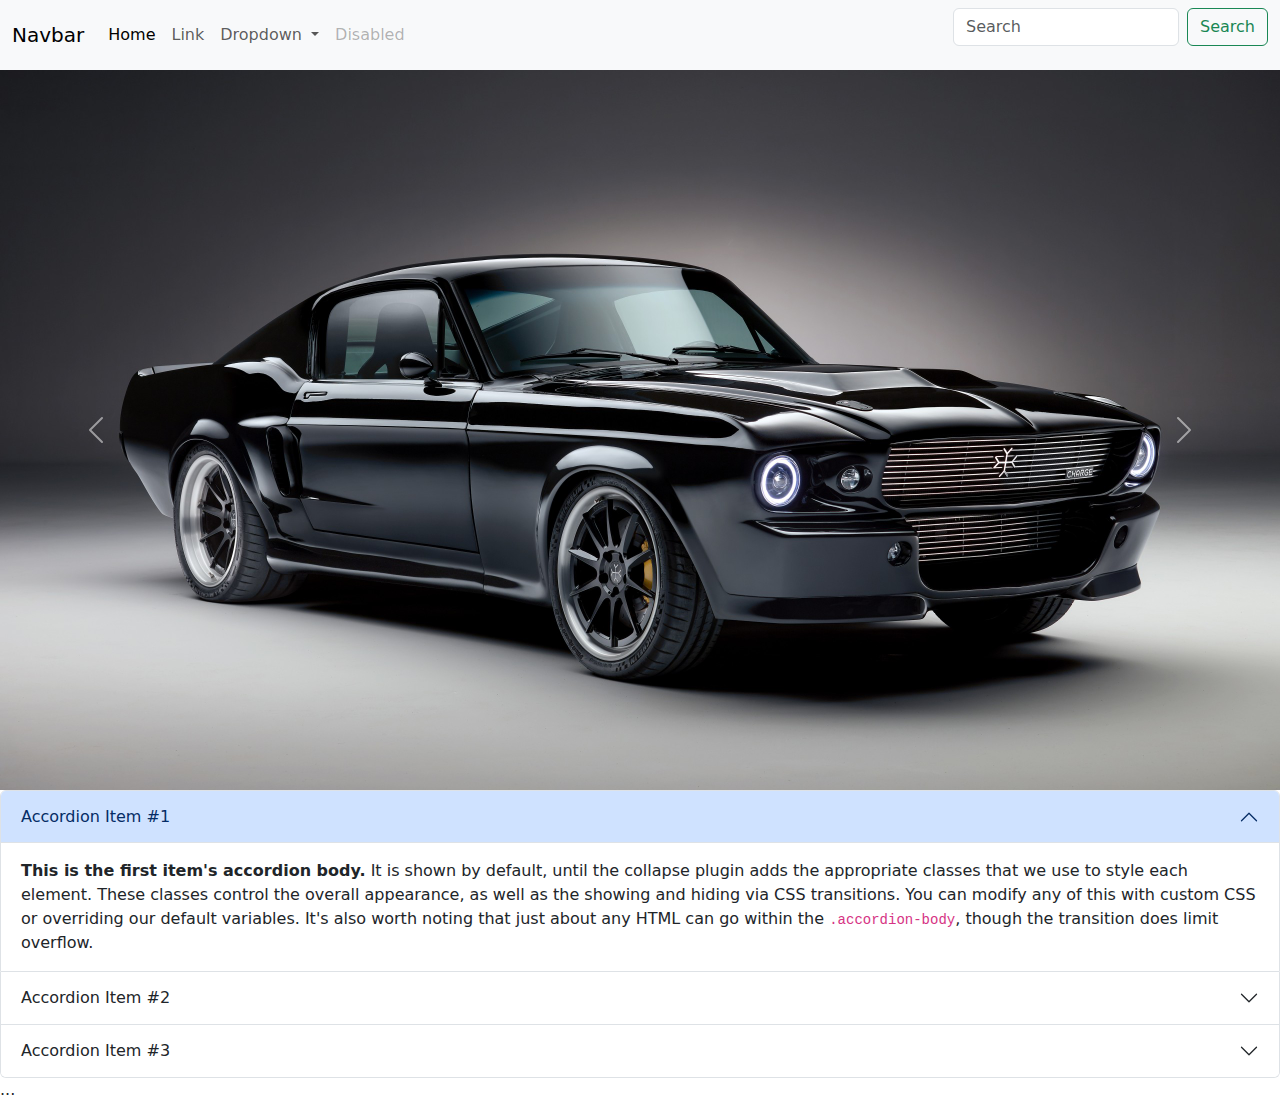
<file: index.html>
<html>
<head>
<link href="css/bootstrap.css" rel="stylesheet" type="text/css"/>
<script src="js/bootstrap.bundle.js" rel="stylesheet" type="text/javascript"/>
</script>
</head>
<body>
<nav class="navbar navbar-expand-lg bg-body-tertiary">
  <div class="container-fluid">
    <a class="navbar-brand" href="#">Navbar</a>
    <button class="navbar-toggler" type="button" data-bs-toggle="collapse" data-bs-target="#navbarSupportedContent" aria-controls="navbarSupportedContent" aria-expanded="false" aria-label="Toggle navigation">
      <span class="navbar-toggler-icon"></span>
    </button>
    <div class="collapse navbar-collapse" id="navbarSupportedContent">
      <ul class="navbar-nav me-auto mb-2 mb-lg-0">
        <li class="nav-item">
          <a class="nav-link active" aria-current="page" href="#">Home</a>
        </li>
        <li class="nav-item">
          <a class="nav-link" href="#">Link</a>
        </li>
        <li class="nav-item dropdown">
          <a class="nav-link dropdown-toggle" href="#" role="button" data-bs-toggle="dropdown" aria-expanded="false">
            Dropdown
          </a>
          <ul class="dropdown-menu">
            <li><a class="dropdown-item" href="#">Action</a></li>
            <li><a class="dropdown-item" href="#">Another action</a></li>
            <li><hr class="dropdown-divider"></li>
            <li><a class="dropdown-item" href="#">Something else here</a></li>
          </ul>
        </li>
        <li class="nav-item">
          <a class="nav-link disabled" aria-disabled="true">Disabled</a>
        </li>
      </ul>
      <form class="d-flex" role="search">
        <input class="form-control me-2" type="search" placeholder="Search" aria-label="Search">
        <button class="btn btn-outline-success" type="submit">Search</button>
      </form>
    </div>
  </div>
</nav>
<div id="carouselExample" class="carousel slide">
  <div class="carousel-inner">
    <div class="carousel-item active">
      <img src="images/car1.jpg" class="d-block w-100" alt="...">
    </div>
    <div class="carousel-item">
      <img src="images/car2.jpg" class="d-block w-100" alt="...">
    </div>
    <div class="carousel-item">
      <img src="images/car3.jpg" class="d-block w-100" alt="...">
    </div>
  </div>
  <button class="carousel-control-prev" type="button" data-bs-target="#carouselExample" data-bs-slide="prev">
    <span class="carousel-control-prev-icon" aria-hidden="true"></span>
    <span class="visually-hidden">Previous</span>
  </button>
  <button class="carousel-control-next" type="button" data-bs-target="#carouselExample" data-bs-slide="next">
    <span class="carousel-control-next-icon" aria-hidden="true"></span>
    <span class="visually-hidden">Next</span>
  </button>
</div>
<div class="accordion" id="accordionExample">
  <div class="accordion-item">
    <h2 class="accordion-header">
      <button class="accordion-button" type="button" data-bs-toggle="collapse" data-bs-target="#collapseOne" aria-expanded="true" aria-controls="collapseOne">
        Accordion Item #1
      </button>
    </h2>
    <div id="collapseOne" class="accordion-collapse collapse show" data-bs-parent="#accordionExample">
      <div class="accordion-body">
        <strong>This is the first item's accordion body.</strong> It is shown by default, until the collapse plugin adds the appropriate classes that we use to style each element. These classes control the overall appearance, as well as the showing and hiding via CSS transitions. You can modify any of this with custom CSS or overriding our default variables. It's also worth noting that just about any HTML can go within the <code>.accordion-body</code>, though the transition does limit overflow.
      </div>
    </div>
  </div>
  <div class="accordion-item">
    <h2 class="accordion-header">
      <button class="accordion-button collapsed" type="button" data-bs-toggle="collapse" data-bs-target="#collapseTwo" aria-expanded="false" aria-controls="collapseTwo">
        Accordion Item #2
      </button>
    </h2>
    <div id="collapseTwo" class="accordion-collapse collapse" data-bs-parent="#accordionExample">
      <div class="accordion-body">
        <strong>This is the second item's accordion body.</strong> It is hidden by default, until the collapse plugin adds the appropriate classes that we use to style each element. These classes control the overall appearance, as well as the showing and hiding via CSS transitions. You can modify any of this with custom CSS or overriding our default variables. It's also worth noting that just about any HTML can go within the <code>.accordion-body</code>, though the transition does limit overflow.
      </div>
    </div>
  </div>
  <div class="accordion-item">
    <h2 class="accordion-header">
      <button class="accordion-button collapsed" type="button" data-bs-toggle="collapse" data-bs-target="#collapseThree" aria-expanded="false" aria-controls="collapseThree">
        Accordion Item #3
      </button>
    </h2>
    <div id="collapseThree" class="accordion-collapse collapse" data-bs-parent="#accordionExample">
      <div class="accordion-body">
        <strong>This is the third item's accordion body.</strong> It is hidden by default, until the collapse plugin adds the appropriate classes that we use to style each element. These classes control the overall appearance, as well as the showing and hiding via CSS transitions. You can modify any of this with custom CSS or overriding our default variables. It's also worth noting that just about any HTML can go within the <code>.accordion-body</code>, though the transition does limit overflow.
      </div>
    </div>
  </div>
</div>
<table class="table table-dark table-striped">
  ...
</table>
</body>
</html>
</file>
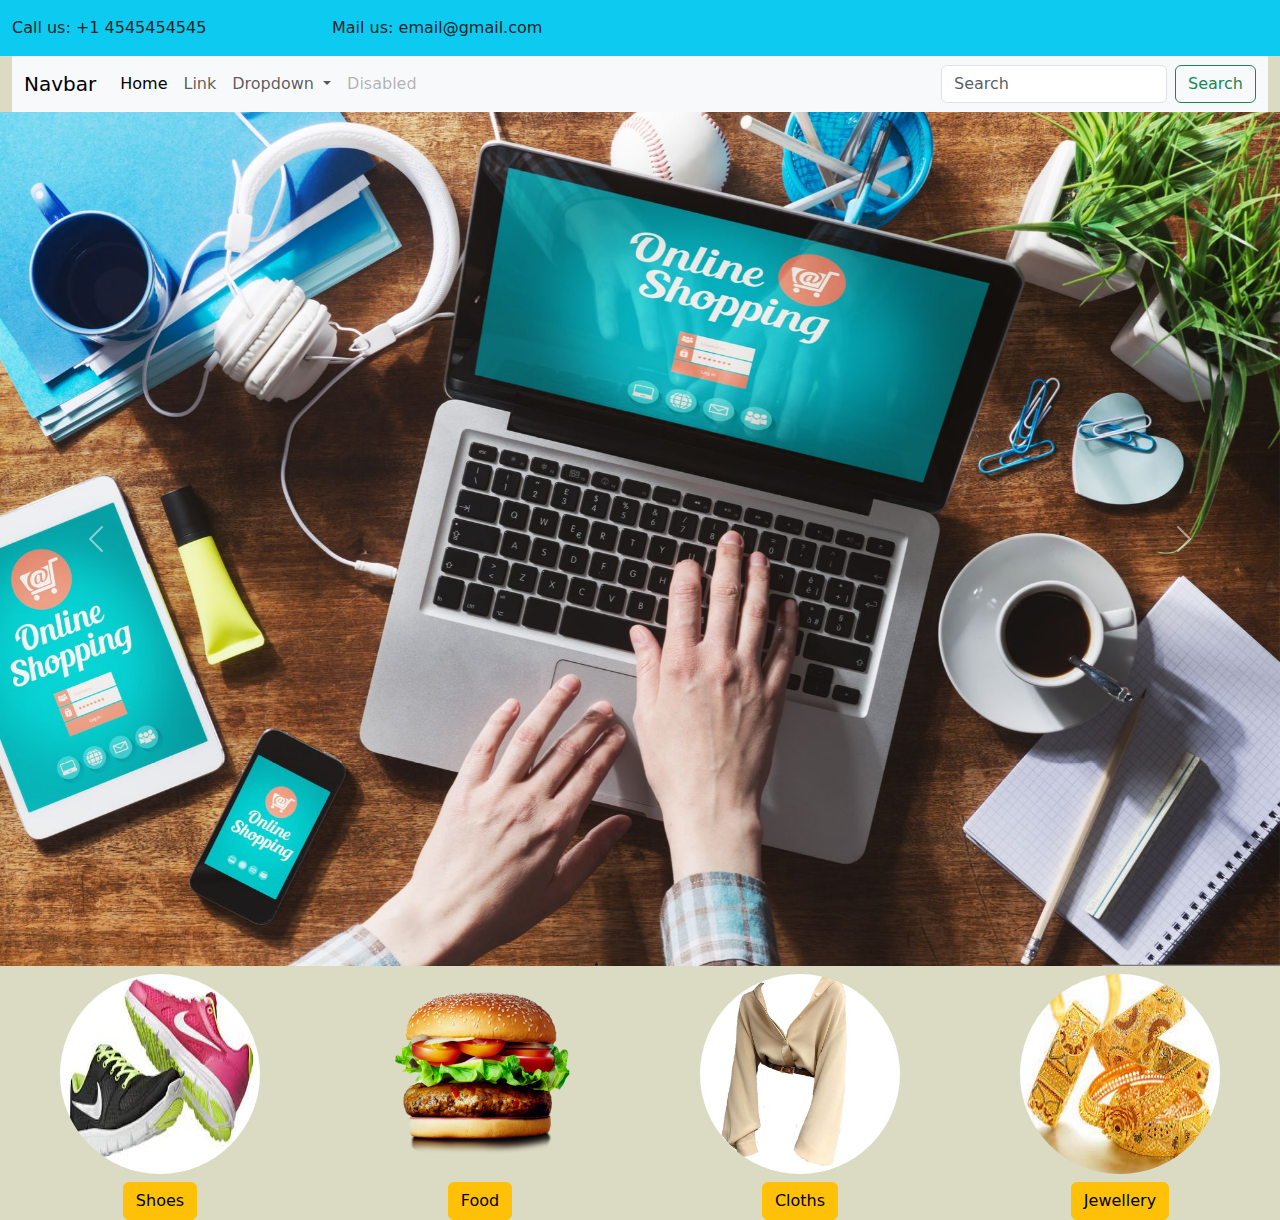
<file: 1.html>
<!doctype html>
<html lang="en">
  <head>
    <meta charset="utf-8">
    <meta name="viewport" content="width=device-width, initial-scale=1">
    <title>Online Shopping</title>
    <link href="css/bootstrap.css" rel="stylesheet" type="text/css"/>
    <link href="css/style.css" rel="stylesheet" type="text/css"/>
    <script src="js/bootstrap.bundle.js" rel="stylesheet" type="text/javascript"></script>
  </head>
  <body>
    <div class="container-fluid">
        <!--outer start-->

        <!--headline start-->
             <div class="row bg-info py-3">
                <div class="col-sm-3">Call us: +1 4545454545</div>
                <div class="col-sm-3">Mail us: email@gmail.com</div>
                <div class="col-sm-6"></div>

             </div>

        <!--headline end-->
             <!--navbar start-->
             <nav class="navbar navbar-expand-lg bg-body-tertiary">
                <div class="container-fluid">
                  <a class="navbar-brand" href="#">Navbar</a>
                  <button class="navbar-toggler" type="button" data-bs-toggle="collapse" data-bs-target="#navbarSupportedContent" aria-controls="navbarSupportedContent" aria-expanded="false" aria-label="Toggle navigation">
                    <span class="navbar-toggler-icon"></span>
                  </button>
                  <div class="collapse navbar-collapse" id="navbarSupportedContent">
                    <ul class="navbar-nav me-auto mb-2 mb-lg-0">
                      <li class="nav-item">
                        <a class="nav-link active" aria-current="page" href="#">Home</a>
                      </li>
                      <li class="nav-item">
                        <a class="nav-link" href="#">Link</a>
                      </li>
                      <li class="nav-item dropdown">
                        <a class="nav-link dropdown-toggle" href="#" role="button" data-bs-toggle="dropdown" aria-expanded="false">
                          Dropdown
                        </a>
                        <ul class="dropdown-menu">
                          <li><a class="dropdown-item" href="#">Action</a></li>
                          <li><a class="dropdown-item" href="#">Another action</a></li>
                          <li><hr class="dropdown-divider"></li>
                          <li><a class="dropdown-item" href="#">Something else here</a></li>
                        </ul>
                      </li>
                      <li class="nav-item">
                        <a class="nav-link disabled" aria-disabled="true">Disabled</a>
                      </li>
                    </ul>
                    <form class="d-flex" role="search">
                      <input class="form-control me-2" type="search" placeholder="Search" aria-label="Search">
                      <button class="btn btn-outline-success" type="submit">Search</button>
                    </form>
                  </div>
                </div>
              </nav>





             <!--navbar end-->
        <!--slider start-->
        <div class="row">
            <div class="col-sm-12 p-0">
                <div id="carouselExample" class="carousel slide">
                    <div class="carousel-inner">
                      <div class="carousel-item active">
                        <img src="images/1.jpg" class="d-block w-100" alt="...">
                      </div>
                      <div class="carousel-item">
                        <img src="images/2.jpg" class="d-block w-100" alt="...">
                      </div>
                      <div class="carousel-item">
                        <img src="images/3.jpg" class="d-block w-100" alt="...">
                      </div>
                    </div>
                    <button class="carousel-control-prev" type="button" data-bs-target="#carouselExample" data-bs-slide="prev">
                      <span class="carousel-control-prev-icon" aria-hidden="true"></span>
                      <span class="visually-hidden">Previous</span>
                    </button>
                    <button class="carousel-control-next" type="button" data-bs-target="#carouselExample" data-bs-slide="next">
                      <span class="carousel-control-next-icon" aria-hidden="true"></span>
                      <span class="visually-hidden">Next</span>
                    </button>
                  </div>

            </div>


        </div>
        <!--slider end-->
        <!--section start-->
<div class="row mt-2">
    <div class="col-sm-3 text-center">
        <div class="section">
            <img src="images/11.jpg">
        </div>
        <button type="button" class="btn btn-warning mt-2">Shoes</button>
    </div>
    <div class="col-sm-3 text-center ">

        <div class="section">

            <img src="images/22.png">
        </div>
        <button type="button" class="btn btn-warning mt-2">Food</button>
    </div>
    <div class="col-sm-3 text-center">

        <div class="section">

            <img src="images/33.jpg">
        </div>
        <button type="button" class="btn btn-warning mt-2">Cloths</button>
    </div>
    <div class="col-sm-3 text-center">

        <div class="section">
            <img src="images/44.jpg">
        </div>
        <button type="button" class="btn btn-warning mt-2">Jewellery</button>
    </div>
</div>

        <!--section end-->
  <!--product start-->
<div class="row">
  <div class="col-sm-3">


    
  </div>
  <div class="col-sm-3"></div>
  <div class="col-sm-3"></div>
  <div class="col-sm-3"></div>




</div>


  <!--product end-->
        <!--outer end-->




    </div>
  </body>
</html>
</file>
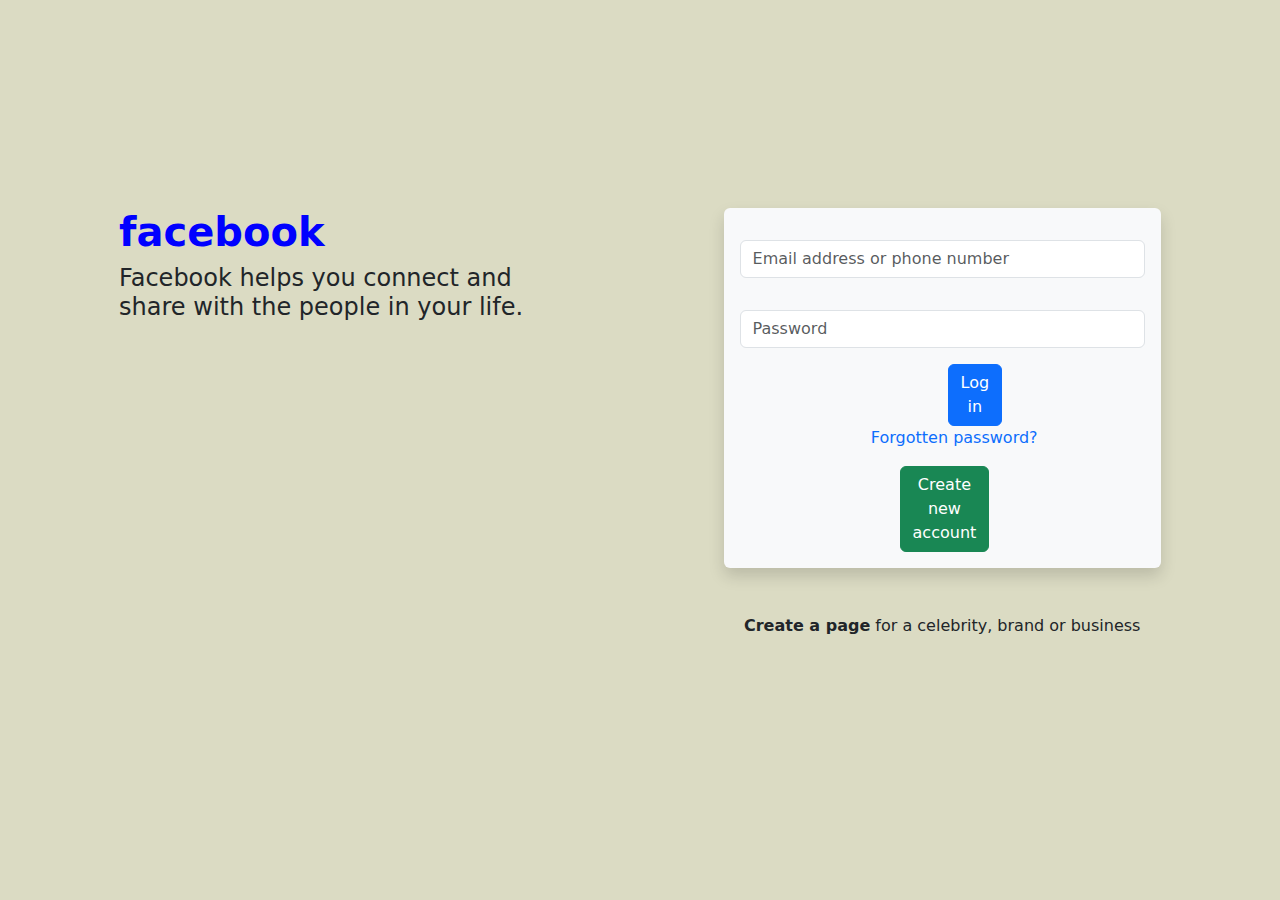
<file: FB.html>
<!doctype html>
<html lang="en">

<head>
  <meta charset="utf-8">
  <meta name="viewport" content="width=device-width, initial-scale=1">
  <title>FaceBook - log in or sign up</title>
  <link href="css/bootstrap.css" rel="stylesheet" type="text/css" />
  <link href="css/style.css" rel="stylesheet" type="text/css" />
  <script src="js/bootstrap.bundle.js" rel="stylesheet" type="text/javascript"></script>
</head>

<body>
  <div class="container-fluid box">

    <div class="row justify-content-evenly">
      <div class="col-md-5 px-5 py-5  ">
        <h1 class="fw-bold">facebook</h1>
        <h4>Facebook helps you connect and share with the people in your life.</h4>

      </div>
      <div class="col-md-5 p-5">
        <form class="shadow p-3 mb-5 bg-body-tertiary rounded">
          <div class="mb-3 py-3">

            <input type="email" class="form-control" id="exampleInputEmail1" aria-describedby="emailHelp"
              placeholder="Email address or phone number">
          </div>
          <div class="mb-3">

            <input type="password" class="form-control" id="exampleInputPassword1" placeholder="Password">
          </div>
          
          <button type="submit" class="btn btn-primary loginbtn">Log in</button>
          <div class="mb-3 form-check text-center">
            <a href="f">Forgotten password?</a>
          </div>
          <button type="button" class="btn btn-success Createact" data-bs-toggle="modal" data-bs-target="#exampleModal"
            data-bs-whatever="@fat">Create new account</button>

        </form>
        <h6><b>Create a page</b> for a celebrity, brand or business</h6>

        <!--modal-->

        <div
                class="modal fade"
                id="exampleModal"
                tabindex="-1"
                aria-labelledby="exampleModalLabel"
                aria-hidden="true"
              >
                <div class="modal-dialog">
                  <div class="modal-content">
                      
                      <h3 class="mt-4 mx-3">Sign Up</h3>
                      <p class="mx-3">It's quick and easy.</p>
                    <div class="modal-header"></div>
                    <div class="modal-body">
                      <form>
                      <div class="row justify-content-evenly">
                          
                          <div class="col-md-6">
                            <div class="mb-3">
                              <input
                                type="text"
                                class="form-control"
                                id="exampleInputEmail1"
                                aria-describedby="emailHelp"
                                placeholder="First Name"
                              />
                            </div>
                          </div>

                          <div class="col-md-6">
                            <div class="mb-3">
                              <input
                                type="text"
                                class="form-control"
                                id="exampleInputEmail1"
                                aria-describedby="emailHelp"
                                placeholder="Last Name"
                              />
                            </div>
                          </div>

                          <div class="col-md-12">
                            <div class="mb-3">
                              <input
                                type="number"
                                class="form-control"
                                id="exampleInputEmail1"
                                aria-describedby="emailHelp"
                                placeholder="Mobile number or email address"
                              />
                            </div>
                          </div>

                          <div class="col-md-12">
                            <div class="mb-3">
                              <input
                                type="password"
                                class="form-control"
                                id="exampleInputEmail1"
                                aria-describedby="emailHelp"
                                placeholder="New Password"
                              />
                            </div>
                          </div>

                          <div class="row">
                            <div class="col-3">

                              <label for="exampleInputEmail1" class="form-label"
                              >Date of birth</label>
                            </div>
                            
                          </div>

                          <div class="row">
                            <div class="col-md-12">
                              <div class="mb-3">
                                <input
                                  type="date"
                                  class="form-control"
                                  id="exampleInputEmail1"
                                  aria-describedby="emailHelp"
                                  placeholder="New Password"
                                />
                              </div>
                            </div>
                          </div>
                         
                          <!-- <div class="row"> -->
                            <div class="row">
                              <div class="col-3">
  
                                <label for="exampleInputEmail1" class="form-label"
                                >Gender</label>
                              </div>
                              
                            </div>
                          <div class="row">
                            <div class="col-md-4">
                              <label
                                class="form-check-label"
                                for="flexRadioDefault2"
                              >
                                Male
                              </label>
                              <input
                                class="form-check-input"
                                type="radio"
                                name="flexRadioDefault"
                                id="flexRadioDefault2"
                              />
                            </div>
                            <div class="col-md-4">
                              <label
                                class="form-check-label"
                                for="flexRadioDefault2"
                              >
                                Female
                              </label>
                              <input
                                class="form-check-input"
                                type="radio"
                                name="flexRadioDefault"
                                id="flexRadioDefault2"
                              />
                            </div>
                            <div class="col-md-4">
                              <label
                                class="form-check-label"
                                for="flexRadioDefault2"
                              >
                                Custom
                              </label>
                              <input
                                class="form-check-input"
                                type="radio"
                                name="flexRadioDefault"
                                id="flexRadioDefault2"
                              />
                            </div>
                            <!-- </div> -->
                          </div>
                          <p class="mt-5 modal_para">
                            People who use our service may have uploaded your
                            contact information to Facebook. Learn more.
                            <br /><br />

                            By clicking Sign Up, you agree to our Terms, Privacy
                            Policy and Cookies Policy. You may receive SMS
                            notifications from us and can opt out at any time.
                          </p>

                          <button
                            type="button"
                            class="btn btn-primary modal_signup mt-2"
                            data-bs-toggle="modal"
                            data-bs-target="#exampleModal"
                          >
                            Sign Up
                          </button>
                        </form>
                        <div class="col-md-5"></div>
                      </div>
                    </div>
                  </div>
                </div>
              </div>
            </div>
          </div>
        </div>
      </div>

      </form>

    </div>
  </div>

  </div>
  </div>
</file>
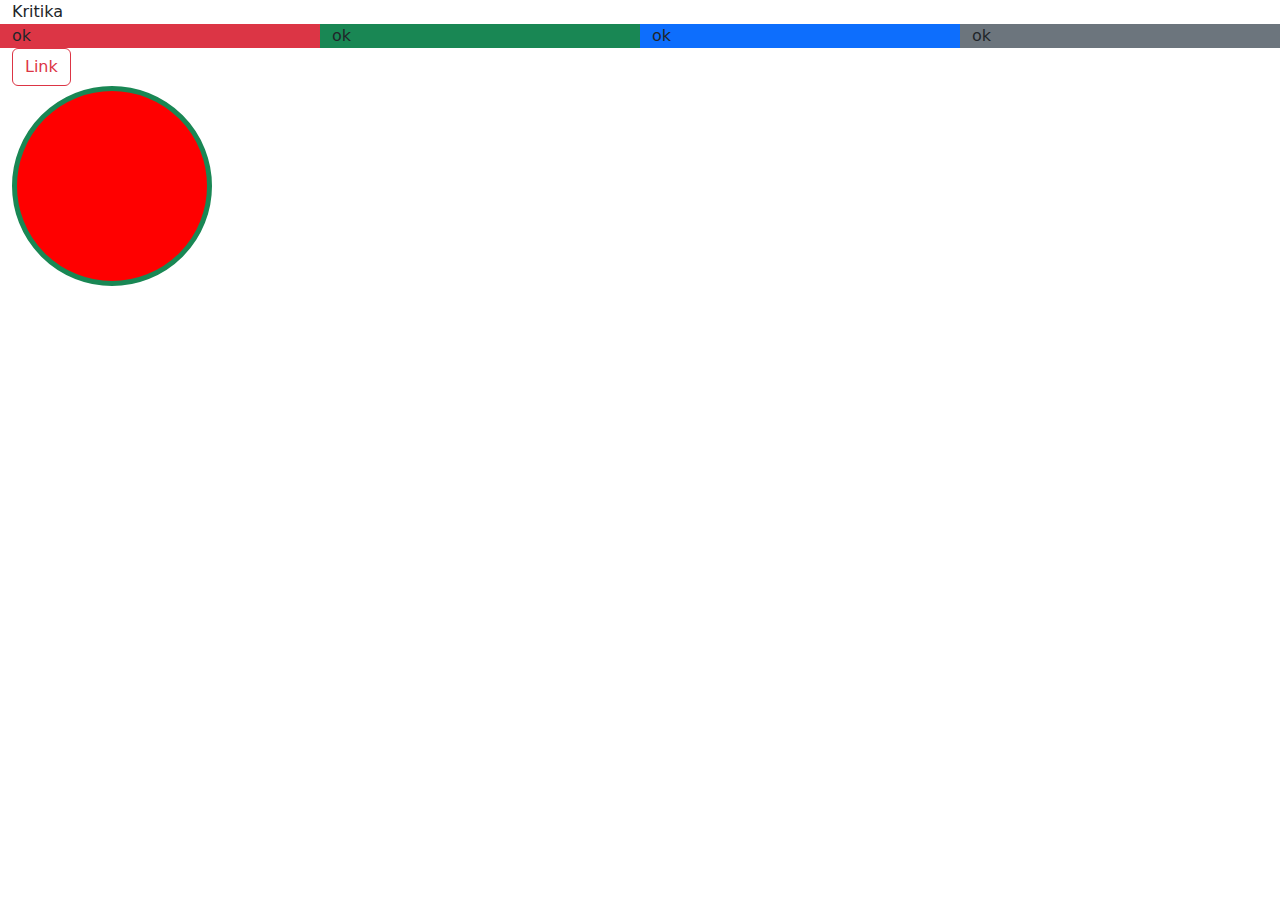
<file: index3.html>
<!doctype html>
<html lang="en">
  <head>
    <meta charset="utf-8">
    <meta name="viewport" content="width=device-width, initial-scale=1">
    <title>Bootstrap demo</title>
    <link href="css/bootstrap.css" rel="stylesheet" type="text/css"/>
  </head>
  <body>
    <!--    <h1 class="container-sm border border-dark">Hello, world!</h1>  -->
    <div class="container-fluid">Kritika
        <div class="row bg-info">
            <div class="col-3 bg-danger">ok</div>
            <div class="col-3 bg-success">ok</div>
            <div class="col-3 bg-primary">ok</div>
            <div class="col-3 bg-secondary">ok</div>
        </div>
        <a href="#" class="btn btn-outline-danger">Link</a>
        <div class="rounded-circle border border-5 border-success"style="height:200px; width: 200px; background:red;"></div>

    </div>



    <script src="js/bootstrap.bundle.js" rel="stylesheet" type="text/javascript"></script>
  </body>
</html>
</file>
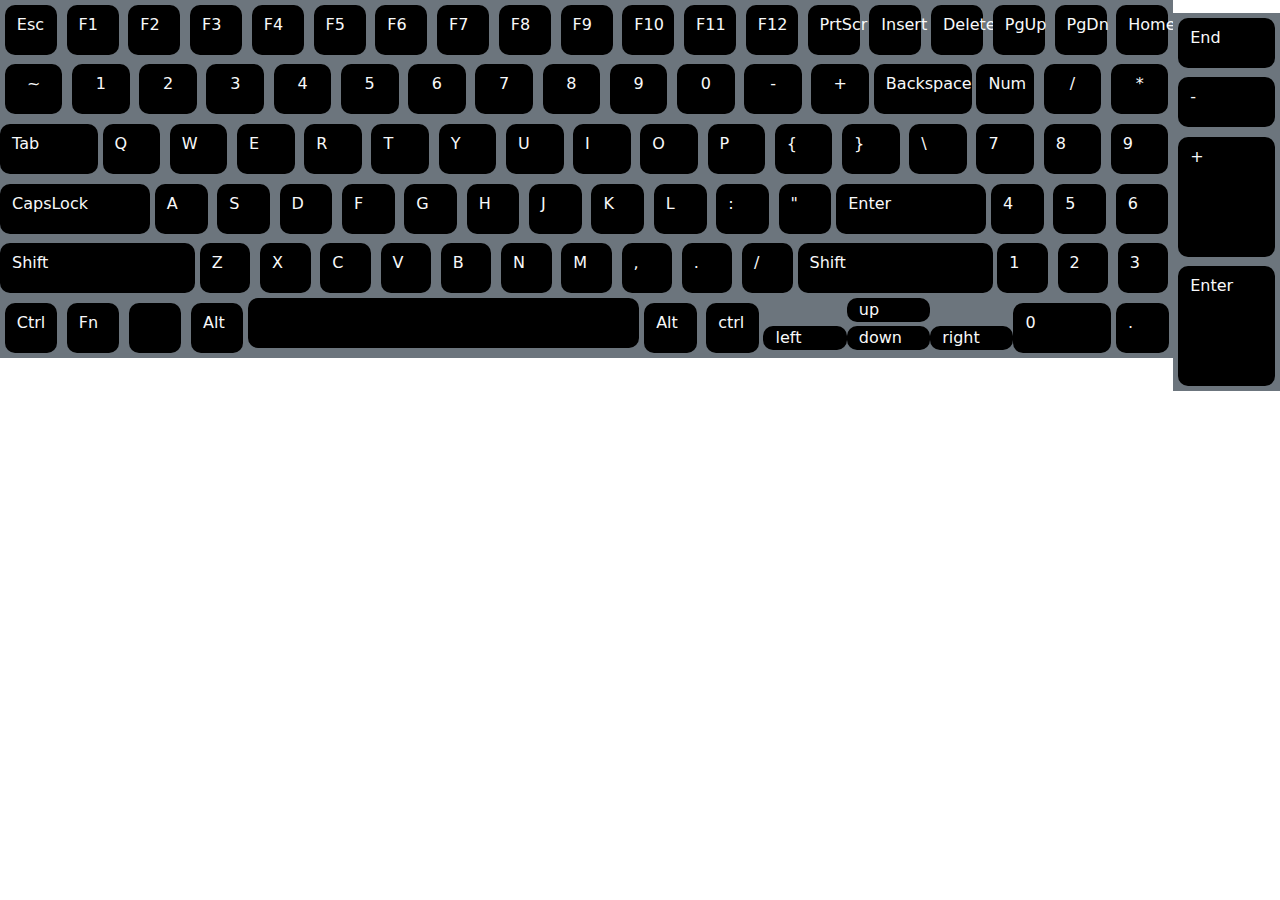
<file: Keyboard.html>
<!doctype html>
<html lang="en">

<head>
    <meta charset="utf-8">
    <meta name="viewport" content="width=device-width, initial-scale=1">
    <title>Keyboard</title>
    <link href="css/bootstrap.css" rel="stylesheet" type="text/css" />
    <link rel="stylesheet" href="https://cdnjs.cloudflare.com/ajax/libs/font-awesome/6.5.1/css/all.min.css"
        integrity="sha512-DTOQO9RWCH3ppGqcWaEA1BIZOC6xxalwEsw9c2QQeAIftl+Vegovlnee1c9QX4TctnWMn13TZye+giMm8e2LwA=="
        crossorigin="anonymous" referrerpolicy="no-referrer" />
    <!-- <link href="css/style.css" rel="stylesheet" type="text/css"/> -->
    <script src="js/bootstrap.bundle.js" rel="stylesheet" type="text/javascript"></script>
    <style>
        .col {
            width: 50px;
            height: 50px;
            background-color: black;
            border-radius: 10px;
            margin: 0.3rem;
            padding-top: 0.5rem;
        }

        .col-1 {
            height: 50px;
            border-radius: 10px;
            padding-top: 0.5rem;
            margin-top: 0.3rem
        }

        .col-2 {
            height: 50px;
            width: 150px;
            border-radius: 10px;
            padding-top: 0.5rem;
            margin-top: 0.3rem;
        }

        .col-3 {
            height: 50px;
            width: 195px;
            border-radius: 10px;
            padding-top: 0.5rem;
            margin-top: 0.3rem;
        }

        .dark {
            background-color: black;
        }

        .col-4 {
            height: 50px;
            border-radius: 10px;
        }

        .col-md-4 {

            border-radius: 10px;
        }

        .col-6 {
            width: 250px;
        }
    </style>
</head>

<body>
    <!--outer-->
    <div class="container-fluid">
        <div class="row">
            <div class="col-11">
                <div class="row bg-secondary text-light">
                    <div class="col">Esc</div>
                    <div class="col">F1</div>
                    <div class="col">F2</div>
                    <div class="col">F3</div>
                    <div class="col">F4</div>
                    <div class="col">F5</div>
                    <div class="col">F6</div>
                    <div class="col">F7</div>
                    <div class="col">F8</div>
                    <div class="col">F9</div>
                    <div class="col">F10</div>
                    <div class="col">F11</div>
                    <div class="col">F12</div>
                    <div class="col">PrtScr</div>
                    <div class="col">Insert</div>
                    <div class="col">Delete</div>
                    <div class="col">PgUp</div>
                    <div class="col">PgDn</div>
                    <div class="col">Home</div>
                </div>
                <div class="row bg-secondary text-light text-center ">
                    <div class="col">~</div>
                    <div class="col">1</div>
                    <div class="col">2</div>
                    <div class="col">3</div>
                    <div class="col">4</div>
                    <div class="col">5</div>
                    <div class="col">6</div>
                    <div class="col">7</div>
                    <div class="col">8</div>
                    <div class="col">9</div>
                    <div class="col">0</div>
                    <div class="col">-</div>
                    <div class="col">+</div>
                    <div class="col-1 dark">Backspace</div>
                    <div class="col">Num</div>
                    <div class="col">/</div>
                    <div class="col">*</div>
                </div>
                <div class="row bg-secondary text-light">
                    <div class="col-1 dark">Tab</div>
                    <div class="col">Q</div>
                    <div class="col">W</div>
                    <div class="col">E</div>
                    <div class="col">R</div>
                    <div class="col">T</div>
                    <div class="col">Y</div>
                    <div class="col">U</div>
                    <div class="col">I</div>
                    <div class="col">O</div>
                    <div class="col">P</div>
                    <div class="col">{</div>
                    <div class="col">}</div>
                    <div class="col">\</div>
                    <div class="col">7</div>
                    <div class="col">8</div>
                    <div class="col">9</div>

                </div>
                <div class="row bg-secondary text-light">
                    <div class="col-2 dark">CapsLock</div>
                    <div class="col">A</div>
                    <div class="col">S</div>
                    <div class="col">D</div>
                    <div class="col">F</div>
                    <div class="col">G</div>
                    <div class="col">H</div>
                    <div class="col">J</div>
                    <div class="col">K</div>
                    <div class="col">L</div>
                    <div class="col">:</div>
                    <div class="col">"</div>
                    <div class="col-2 dark">Enter</div>
                    <div class="col">4</div>
                    <div class="col">5</div>
                    <div class="col">6</div>


                </div>
                <div class="row bg-secondary text-light">
                    <div class="col-3 dark">Shift</div>
                    <div class="col">Z</div>
                    <div class="col">X</div>
                    <div class="col">C</div>
                    <div class="col">V</div>
                    <div class="col">B</div>
                    <div class="col">N</div>
                    <div class="col">M</div>
                    <div class="col">,</div>
                    <div class="col">.</div>
                    <div class="col">/</div>
                    <div class="col-3 dark">Shift</div>
                    <div class="col">1</div>
                    <div class="col">2</div>
                    <div class="col">3</div>

                </div>
                <div class="row bg-secondary text-light">
                    <div class="col">Ctrl</div>
                    <div class="col">Fn</div>
                    <div class="col"><i class="fa-brands fa-windows" style="color: #ffffff;"></i></div>
                    <div class="col">Alt</div>
                    <div class="col-4 dark pt-2"></div>
                    <div class="col">Alt</div>
                    <div class="col">ctrl</div>
                    <div class="col-6">
                        <div class="row">
                            <div class="col-md-4"></div>
                            <div class="col-md-4 dark">up</div>
                            <div class="col-md-4"></div>
                        </div>
                        <div class="row mt-1">
                            <div class="col-md-4 dark">left</div>
                            <div class="col-md-4 dark">down</div>
                            <div class="col-md-4 dark">right</div>
                        </div>
                    </div>
                    <div class="col-1 dark">0</div>
                    <div class="col">.</div>


                </div>


            </div>

            <div class="col-1">
                <div class="row bg-secondary">
                    <div class="col text-light">End</div>
                </div>
                <div class="row bg-secondary">
                    <div class="col text-light">-</div>
                </div>
                <div class="row bg-secondary">
                    <div class="col text-light" style="height: 120px;">+</div>
                </div>
                <div class="row bg-secondary">
                    <div class="col text-light" style="height: 120px;">Enter</div>
                </div>
            </div>

        </div>
    </div>
    </div>
</body>

</html>
</file>
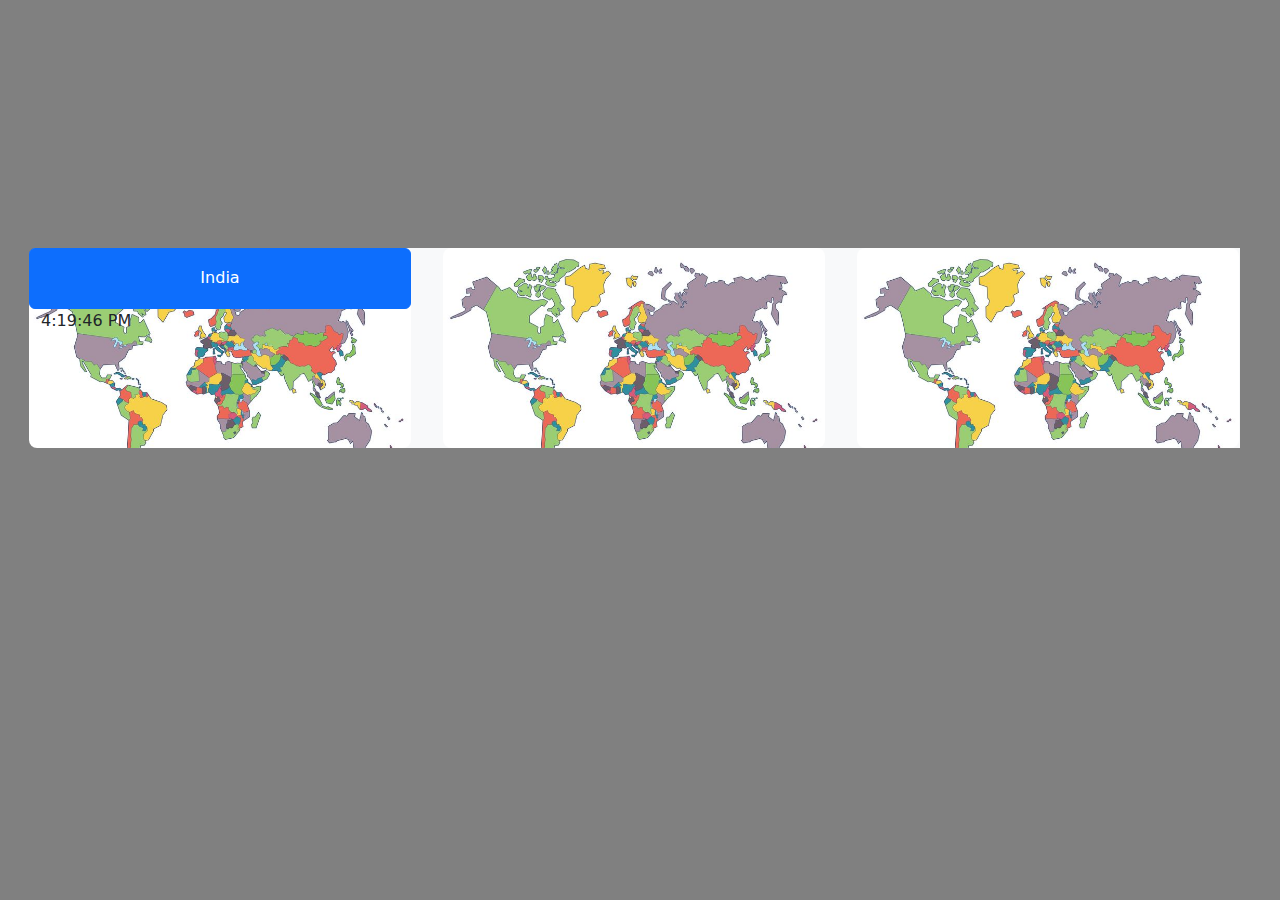
<file: Map.html>
<!doctype html>
<html lang="en">

<head>
    <meta charset="utf-8">
    <meta name="viewport" content="width=device-width, initial-scale=1">
    <title>Youtube</title>
    <link href="css/bootstrap.css" rel="stylesheet" type="text/css" />
    <link rel="stylesheet" href="https://cdnjs.cloudflare.com/ajax/libs/font-awesome/6.5.1/css/all.min.css"
        integrity="sha512-DTOQO9RWCH3ppGqcWaEA1BIZOC6xxalwEsw9c2QQeAIftl+Vegovlnee1c9QX4TctnWMn13TZye+giMm8e2LwA=="
        crossorigin="anonymous" referrerpolicy="no-referrer" />
    <!-- <link href="css/style.css" rel="stylesheet" type="text/css"/> -->
    <script src="js/bootstrap.bundle.js" rel="stylesheet" type="text/javascript"></script>
</head>
<style>
    body {
        background-color: grey;
    }
    .col-4{
        background-image:url("images/map.jpg");
        height: 200px;
        width:382px;
        border-radius: 0.5rem;
        background-size: cover;
        margin-left: 2rem;
    }
    p{
        font-size :xx-large;
    }
</style>

<body>
    <div class="container-fluid">
        <div class="row m-auto mt-4" style="height: 200px; width: 1300px;"></div>
        <div class="row bg-light m-auto mt-4" style="height: 200px; width: 1200px;">
            <div class="col-4" style="margin-left: -11px;">
            <div class="row">
                <button type="button" class="btn btn-primary" style="width: 400px; height: 60.6px;">India<i class="fa-solid fa-clock"></i></button></div>
<div class="row">
    <p">4:19:46 PM</p>
</div>

            </div>
                <div class="col-4">
                <!-- <img src="images/map.jpg" style="height: 200px; width: 380px; border-radius :0.5em; margin-left: 9px;"> -->
            </div>
            <div class="col-4">
                <!-- <img src="images/map.jpg" style="height: 200px; width: 380px; border-radius :0.5em; margin-left: 18px;"> -->
            </div>
        </div>
        </div>
        <div class="row m-auto mt-4" style="height: 200px; width: 1300px;"></div>
    </div>
</body>

</html>
</file>
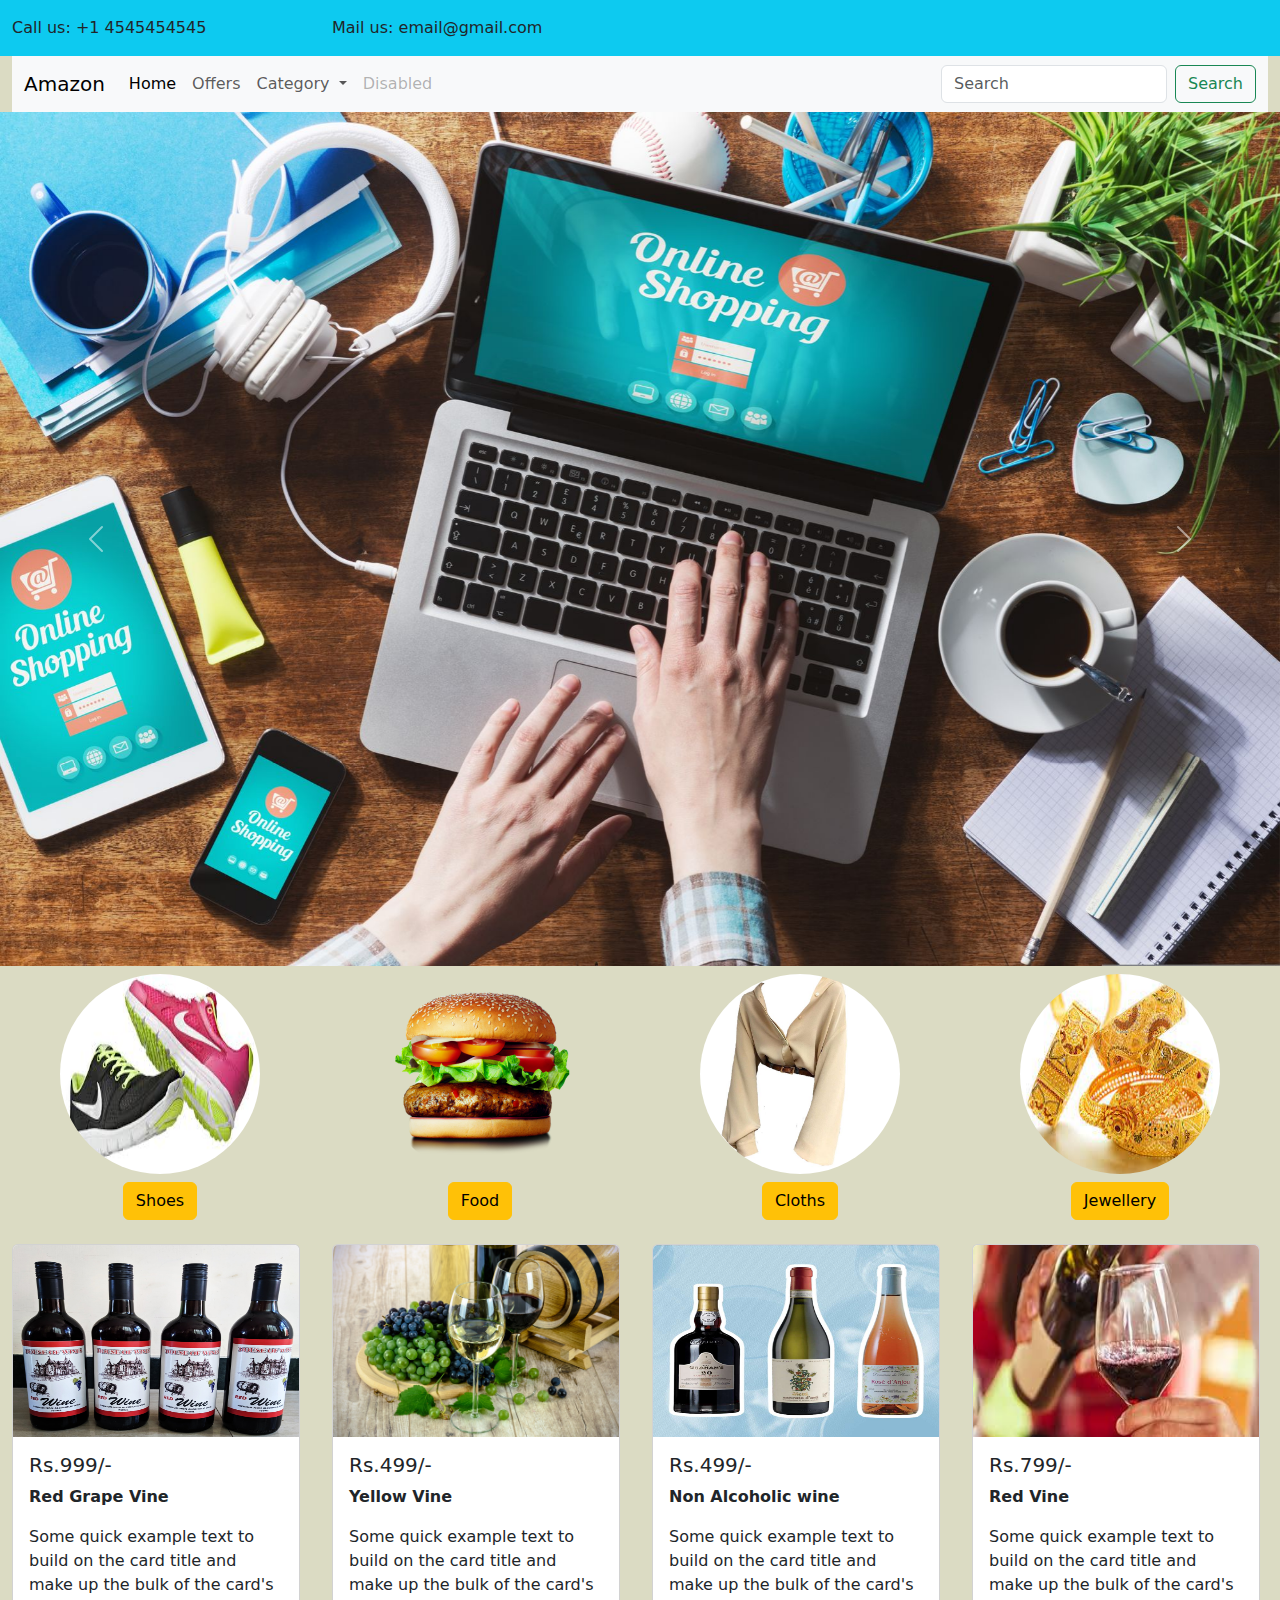
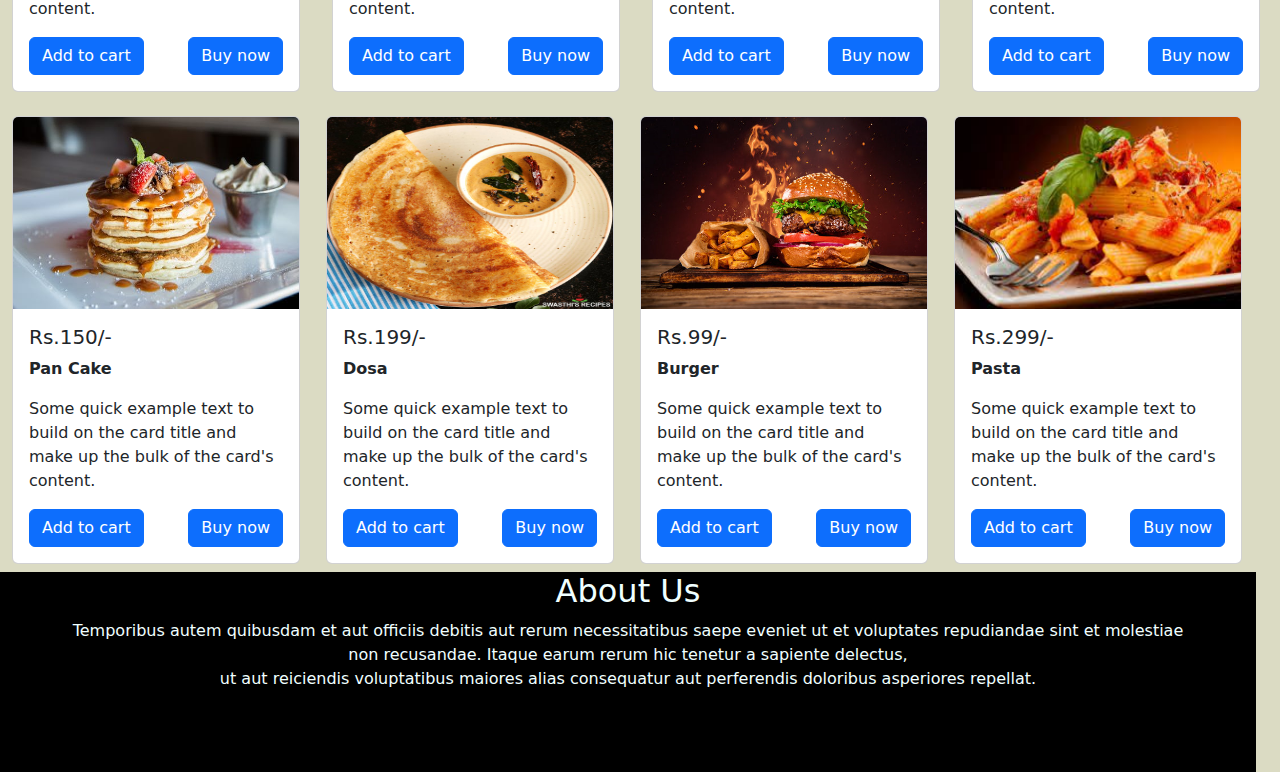
<file: shopping.html>
<!doctype html>
<html lang="en">
  <head>
    <meta charset="utf-8">
    <meta name="viewport" content="width=device-width, initial-scale=1">
    <title>Online Shopping</title>
    <link href="css/bootstrap.css" rel="stylesheet" type="text/css"/>
    <link href="css/style.css" rel="stylesheet" type="text/css"/>
    <script src="js/bootstrap.bundle.js" rel="stylesheet" type="text/javascript"></script>
  </head>
  <body>
    <!--outer start-->
    <div class="container-fluid">

        <!--headline start-->
             <div class="row bg-info py-3">
                <div class="col-sm-3">Call us: +1 4545454545</div>
                <div class="col-sm-3">Mail us: email@gmail.com</div>
                <div class="col-sm-6"></div>

             </div>

        <!--headline end-->
             <!--navbar start-->
             <nav class="navbar navbar-expand-lg bg-body-tertiary">
                <div class="container-fluid">
                  <a class="navbar-brand" href="#">Amazon</a>
                  <button class="navbar-toggler" type="button" data-bs-toggle="collapse" data-bs-target="#navbarSupportedContent" aria-controls="navbarSupportedContent" aria-expanded="false" aria-label="Toggle navigation">
                    <span class="navbar-toggler-icon"></span>
                  </button>
                  <div class="collapse navbar-collapse" id="navbarSupportedContent">
                    <ul class="navbar-nav me-auto mb-2 mb-lg-0">
                      <li class="nav-item">
                        <a class="nav-link active" aria-current="page" href="#">Home</a>
                      </li>
                      <li class="nav-item">
                        <a class="nav-link" href="#">Offers</a>
                      </li>
                      <li class="nav-item dropdown">
                        <a class="nav-link dropdown-toggle" href="#" role="button" data-bs-toggle="dropdown" aria-expanded="false">
                          Category
                        </a>
                        <ul class="dropdown-menu">
                          <li><a class="dropdown-item" href="#">Men</a></li>
                          <li><a class="dropdown-item" href="#">Women</a></li>
                          <li><hr class="dropdown-divider"></li>
                          <li><a class="dropdown-item" href="#">Something else here</a></li>
                        </ul>
                      </li>
                      <li class="nav-item">
                        <a class="nav-link disabled" aria-disabled="true">Disabled</a>
                      </li>
                    </ul>
                    <form class="d-flex" role="search">
                      <input class="form-control me-2" type="search" placeholder="Search" aria-label="Search">
                      <button class="btn btn-outline-success" type="submit">Search</button>
                    </form>
                  </div>
                </div>
              </nav>





             <!--navbar end-->
        <!--slider start-->
        <div class="row">
            <div class="col-sm-12 p-0">
                <div id="carouselExample" class="carousel slide">
                    <div class="carousel-inner">
                      <div class="carousel-item active">
                        <img src="images/1.jpg" class="d-block w-100" alt="...">
                      </div>
                      <div class="carousel-item">
                        <img src="images/2.jpg" class="d-block w-100" alt="...">
                      </div>
                      <div class="carousel-item">
                        <img src="images/3.jpg" class="d-block w-100" alt="...">
                      </div>
                    </div>
                    <button class="carousel-control-prev" type="button" data-bs-target="#carouselExample" data-bs-slide="prev">
                      <span class="carousel-control-prev-icon" aria-hidden="true"></span>
                      <span class="visually-hidden">Previous</span>
                    </button>
                    <button class="carousel-control-next" type="button" data-bs-target="#carouselExample" data-bs-slide="next">
                      <span class="carousel-control-next-icon" aria-hidden="true"></span>
                      <span class="visually-hidden">Next</span>
                    </button>
                  </div>

            </div>


        </div>
        <!--slider end-->
        <!--section start-->
<div class="row mt-2">
    <div class="col-sm-3 text-center">
        <div class="section">
            <img src="images/11.jpg">
        </div>
        <button type="button" class="btn btn-warning mt-2">Shoes</button>
    </div>
    <div class="col-sm-3 text-center ">

        <div class="section">

            <img src="images/22.png">
        </div>
        <button type="button" class="btn btn-warning mt-2">Food</button>
    </div>
    <div class="col-sm-3 text-center">

        <div class="section">

            <img src="images/33.jpg">
        </div>
        <button type="button" class="btn btn-warning mt-2">Cloths</button>
    </div>
    <div class="col-sm-3 text-center">

        <div class="section">
            <img src="images/44.jpg">
        </div>
        <button type="button" class="btn btn-warning mt-2">Jewellery</button>
    </div>
</div>

        <!--section end-->
  <!--product start-->
<div class="row">
  <div class="col-sm-3 mt-4">
    <div class="card" style="width: 18rem; height:28rem;">
      <img src="images/w.jpg" class="card-img-top" alt="..." style="height:12rem;">
      <div class="card-body">
        <h5 class="card-title">Rs.999/-</h5>
        <p class="fw-bold">Red Grape Vine</p>
        <p></p>
        <p class="card-text">Some quick example text to build on the card title and make up the bulk of the card's content.</p>
        <button type="button" class="btn btn-primary">Add to cart</button>
        <button type="button" class="btn btn-primary float-end">Buy now</button>
      </div>
    </div>

    
  </div>
  <div class="col-sm-3 mt-4">

    <div class="card" style="width: 18rem; height: 28rem;">
      <img src="images/w1.jpg" class="card-img-top" alt="..." style="height:12rem;">
      <div class="card-body">
        <h5 class="card-title">Rs.499/-</h5>
        <p class="fw-bold">Yellow Vine</p>
        <p class="card-text">Some quick example text to build on the card title and make up the bulk of the card's content.</p>
        <button type="button" class="btn btn-primary">Add to cart</button>
        <button type="button" class="btn btn-primary float-end">Buy now</button>
      </div>
    </div>
  </div>
  <div class="col-sm-3 mt-4">

    <div class="card" style="width: 18rem; height:28rem;">
      <img src="images/w3.jpg" class="card-img-top" alt="..." style="height:12rem;">
      <div class="card-body">
        <h5 class="card-title">Rs.499/-</h5>
        <p class="fw-bold">Non Alcoholic wine</p>
        <p class="card-text">Some quick example text to build on the card title and make up the bulk of the card's content.</p>
        <button type="button" class="btn btn-primary">Add to cart</button>
        <button type="button" class="btn btn-primary float-end">Buy now</button>
      </div>
    </div>
  </div>
  <div class="col-sm-3 mt-4">

    <div class="card" style="width: 18rem; height:28rem;">
      <img src="images/w4.jpg" class="card-img-top" alt="..." style="height:12rem;">
      <div class="card-body">
        <h5 class="card-title">Rs.799/-</h5>
        <p class="fw-bold">Red Vine</p>
        <p class="card-text">Some quick example text to build on the card title and make up the bulk of the card's content.</p>
        <button type="button" class="btn btn-primary">Add to cart</button>
        <button type="button" class="btn btn-primary float-end">Buy now</button>
      </div>
    </div>
  </div>
  <div class="row">
    <div class="col-sm-3 mt-4">
      <div class="card" style="width: 18rem; height:28rem;">
        <img src="images/p.jpeg" class="card-img-top" alt="..." style="height:12rem;">
        <div class="card-body">
          <h5 class="card-title">Rs.150/-</h5>
          <p class="fw-bold">Pan Cake</p>
          <p></p>
          <p class="card-text">Some quick example text to build on the card title and make up the bulk of the card's content.</p>
          <button type="button" class="btn btn-primary">Add to cart</button>
          <button type="button" class="btn btn-primary float-end">Buy now</button>
        </div>
      </div>
  
      
    </div>
    <div class="col-sm-3 mt-4">
  
      <div class="card" style="width: 18rem; height:28rem;">
        <img src="images/p1.jpg" class="card-img-top" alt="..." style="height:12rem;">
        <div class="card-body">
          <h5 class="card-title">Rs.199/-</h5>
          <p class="fw-bold">Dosa</p>
          <p class="card-text">Some quick example text to build on the card title and make up the bulk of the card's content.</p>
          <button type="button" class="btn btn-primary">Add to cart</button>
          <button type="button" class="btn btn-primary float-end">Buy now</button>
        </div>
      </div>
    </div>
    <div class="col-sm-3 mt-4">
  
      <div class="card" style="width: 18rem; height:28rem;">
        <img src="images/p2.jpg" class="card-img-top" alt="..." style="height:12rem;">
        <div class="card-body">
          <h5 class="card-title">Rs.99/-</h5>
          <p class="fw-bold">Burger</p>
          <p class="card-text">Some quick example text to build on the card title and make up the bulk of the card's content.</p>
          <button type="button" class="btn btn-primary">Add to cart</button>
          <button type="button" class="btn btn-primary float-end">Buy now</button>
        </div>
      </div>
    </div>
    <div class="col-sm-3 mt-4">
  
      <div class="card" style="width: 18rem; height:28rem;">
        <img src="images/p3.jpg" class="card-img-top" alt="..." style="height:12rem;">
        <div class="card-body">
          <h5 class="card-title">Rs.299/-</h5>
          <p class="fw-bold">Pasta</p>
          <p class="card-text">Some quick example text to build on the card title and make up the bulk of the card's content.</p>
          <button type="button" class="btn btn-primary">Add to cart</button>
          <button type="button" class="btn btn-primary float-end">Buy now</button>
        </div>
      </div>
    </div>



</div>


  <!--product end-->
  <!--footer start-->
<div class="row">
<div class="col-sm-12 footer text-center mt-2">
<h2>About Us</h2>
<p>Temporibus autem quibusdam et aut officiis debitis aut rerum necessitatibus saepe eveniet ut et voluptates repudiandae sint et molestiae</br>non recusandae. Itaque earum rerum hic tenetur a sapiente delectus,</br> ut aut reiciendis voluptatibus maiores alias consequatur aut perferendis doloribus asperiores repellat.</p>


</div>


</div>





    <!--footer end-->
        <!--outer end-->




    </div>
  </body>
</html>
</file>
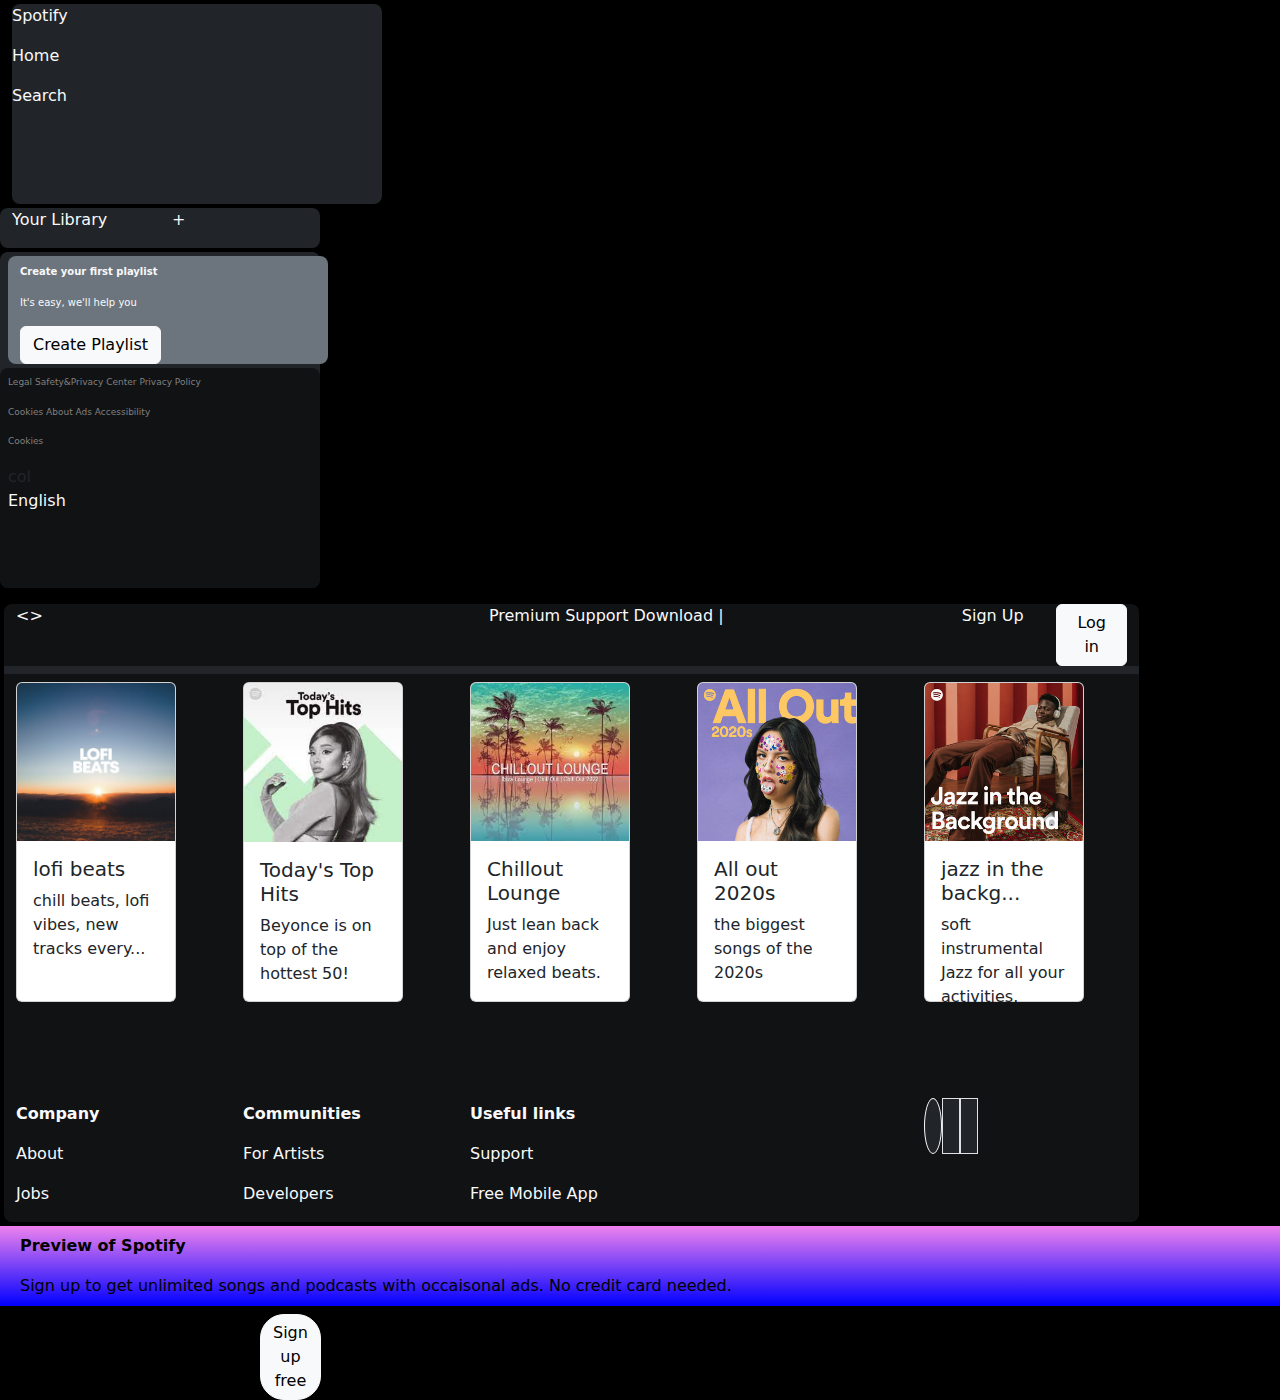
<file: spotify.html>
<!doctype html>
<html lang="en">

<head>
    <meta charset="utf-8">
    <meta name="viewport" content="width=device-width, initial-scale=1">
    <title>Spotify</title>
    <link href="css/bootstrap.css" rel="stylesheet" type="text/css" />
    <link href="css/style.css" rel="stylesheet" type="text/css" />
    <script src="js/bootstrap.bundle.js" rel="stylesheet" type="text/javascript"></script>
    <link rel="stylesheet" href="https://cdnjs.cloudflare.com/ajax/libs/font-awesome/6.5.1/css/all.min.css"
        integrity="sha512-DTOQO9RWCH3ppGqcWaEA1BIZOC6xxalwEsw9c2QQeAIftl+Vegovlnee1c9QX4TctnWMn13TZye+giMm8e2LwA=="
        crossorigin="anonymous" referrerpolicy="no-referrer" />
    <style>
        body {
            background-color: black;
        }

        .p1 {
            font-size: x-small;
        }

        .col-11 {
            border-radius: 0.5rem;
            width: 368px;
        }

        .p2 {
            font-size: xx-small;
            color: grey;
        }

        .col-9 {
            width: 1135px;
            border-radius: 0.5rem;

        }

        .col-12 {
            border-radius: 0.5rem;
            width: 370px;
        }

        .ac {
            border-radius: 0.5rem;
        }

        .ac1 {
            border-radius: 0.5rem;
        }
        .ac2
        {
            height: 500px;
        }
        .v
        {
            height:100px;
        }
    </style>
</head>

<body>
    <div class="container-fluid">
        <div class="row">
            <div class="col-3" style="height:600px">
                <div class="col-12 bg-dark mt-1" style="height: 200px;">
                    <div class="row bs-emphasis">
                        <p class="text-light"><i class="fa-brands fa-spotify text-light"></i>Spotify</p>
                        <p class="text-light"><i class="fa-solid fa-house"></i>Home</p>
                        <p class="text-light"><i class="fa-solid fa-magnifying-glass"></i>Search</p>
                    </div>
                </div>
                
                <div class="row bg-dark mt-1 ac">
                    <div class="col-6">
                        <p class="text-light">Your Library</p>
                    </div>
                    <div class="col-6">
                        <p class="text-light">+</p>
                    </div>
                </div>
                <div class="row bg-dark ac1 mt-1">
                    <div class="col-11 bg-secondary ms-2 pt-2 mt-1">
                        <b>
                            <p class="text-light p1">Create your first playlist</p>
                        </b>
                        <p class="text-light p1">It's easy, we'll help you</p>

                        <button type="button" class="btn btn-light border-radius:50% bg-light">Create Playlist</button>
                    </div>
                    <div class="col-12 p-2 mt-1" style="height: 220px; background-color: rgba(0,0,0,0.5);">
                        <p class="p2">Legal Safety&Privacy Center Privacy Policy</p>
                        <p class="p2">Cookies About Ads Accessibility</p>
                        <p class="p2">Cookies</p>
                        col
                         <p <i class="fa-solid fa-globe text-light"></i>English</p>

                    </div>
                </div>
        

            

            </div>
            <div class="col-9 ms-1 mt-1 bg-dark" style="background-color: rgba(0,0,0,0.5);">
                <div class="row border-radius:0.5rem" style="background-color: rgba(0,0,0,0.5)" >
                    <div class="col-5 text-light">
                        <>
                    </div>
                    <div class="col-5 text-light">Premium Support Download |</div>
                    <div class="col-1 text-light">Sign Up</div>
                    <div class="col-1 "><button type="button" class="btn btn-light">Log in</button></div>
                </div>
                <div class="row mt-2 border-radius:0.5rem" style="background-color: rgba(0,0,0,0.5) ">
                    <div class="col pt-2">
                        <div class="card" style="width: 10rem; height:20rem ">
                            <img src="images/lofi.jpg" class="card-img-top" alt="...">
                            <div class="card-body">
                                <b>
                                    <h5 class="card-title">lofi beats</h5>
                                </b>
                                <p class="card-text">chill beats, lofi vibes, new tracks every...</p>

                            </div>
                        </div>

                    </div>
                    <div class="col pt-2">
                        <div class="card" style="width: 10rem; height:20rem">
                            <img src="images/hits.jpeg" class="card-img-top" alt="...">
                            <div class="card-body">
                                <b>
                                    <h5 class="card-title">Today's Top Hits</h5>
                                </b>
                                <p class="card-text">Beyonce is on top of the hottest 50!</p>

                            </div>
                        </div>
                    </div>
                    <div class="col pt-2">
                        <div class="card" style="width: 10rem; height:20rem">
                            <img src="images/chill.jpeg" class="card-img-top" alt="...">
                            <div class="card-body">
                                <b>
                                    <h5 class="card-title">Chillout Lounge</h5>
                                </b>
                                <p class="card-text">Just lean back and enjoy relaxed beats.</p>

                            </div>
                        </div>
                    </div>
                    <div class="col pt-2">
                        <div class="card" style="width: 10rem; height:20rem">
                            <img src="images/all.jpeg" class="card-img-top" alt="...">
                            <div class="card-body">
                                <b>
                                    <h5 class="card-title">All out 2020s</h5>
                                </b>
                                <p class="card-text">the biggest songs of the 2020s</p>

                            </div>
                        </div>
                    </div>
                    <div class="col pt-2">
                        <div class="card" style="width: 10rem; height:20rem">
                            <img src="images/jazz.jpeg" class="card-img-top" alt="...">
                            <div class="card-body">
                                <b>
                                    <h5 class="card-title">jazz in the backg...</h5>
                                </b>
                                <p class="card-text">soft instrumental Jazz for all your activities.</p>

                            </div>
                        </div>

                    </div>

                </div>
                <div class="row v" style="background-color: rgba(0,0,0,0.5)"></div>
                <div class="row" style="background-color: rgba(0,0,0,0.5)">
                    <div class="col text-light">
                        <b><p>Company</p></b>
                        <p>About</p>
                        <p>Jobs</p>
                    </div>
                    <div class="col text-light">
                        <b><p>Communities</p></b>
                        <p>For Artists</p>
                        <p>Developers</p>
                    </div>
                    <div class="col text-light">
                        <b><p>Useful links</p></b>
                        <p>Support</p>
                        <p>Free Mobile App</p>
                    </div>
                    <div class="col text-light"></div>
                    <div class="col text-light" style="font-size:xx-large; ">
                        <i class="fa-brands fa-instagram bg-dark px-2 py-2" style="border-radius: 50%; border:1px solid;"></i>
                        <i class="fa-brands fa-twitter border bg-dark px-2 py-2"></i>
                        <i class="fa-brands fa-facebook border bg-dark px-2 py-2"></i>


                    </div>
                </div>

            </div>
        </div>
        <div class="row text-bg-info p-2 mt-1" style="height: 80px; background-image: linear-gradient(violet, blue);">
            <div class="col-9">
                <b><p>Preview of Spotify</p></b>
                <p>Sign up to get unlimited songs and podcasts with occaisonal ads. No credit card needed.</p>
            </div>
            <div class="col-3">
                <button type="button" class="btn btn-light" style="border-radius: 1.5rem; margin-left: 240px;">Sign up free</button>
            </div>
        </div>
        </div>
        </body>
        </html>
</file>
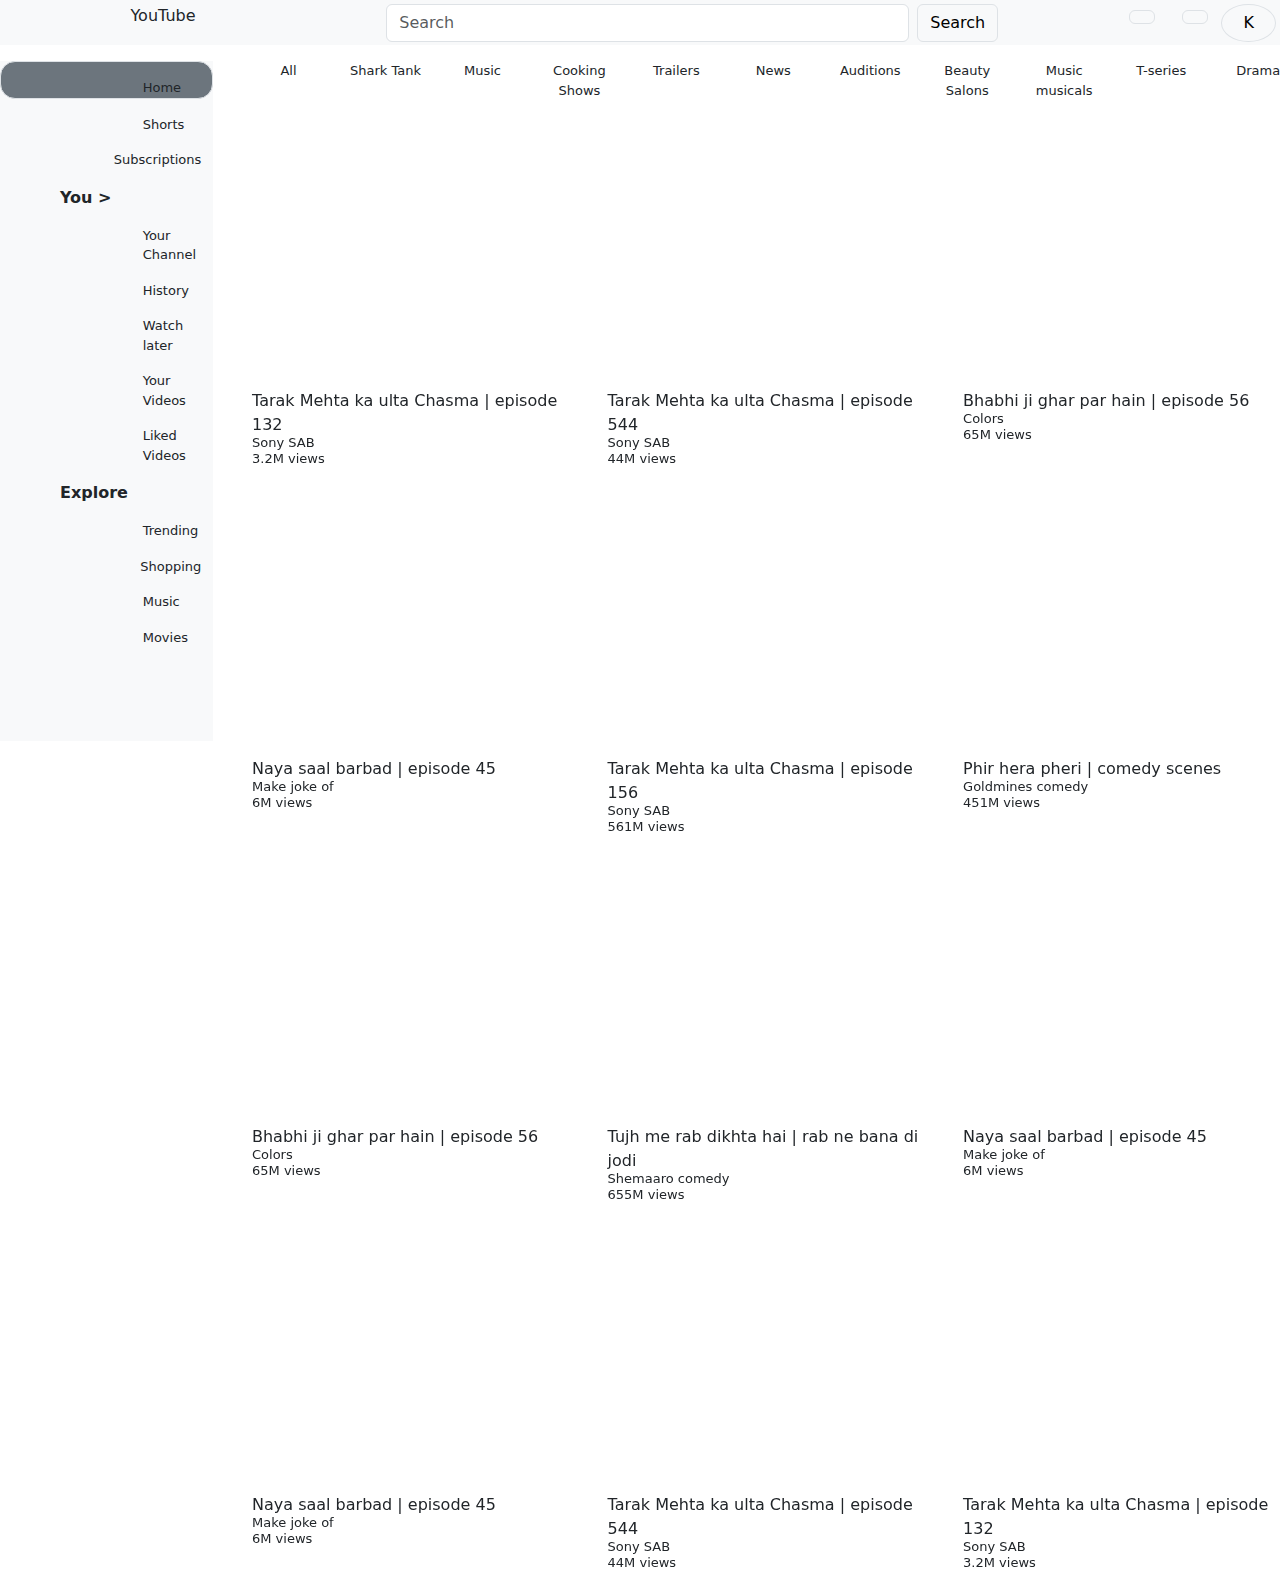
<file: Youtube.html>
<!doctype html>
<html lang="en">

<head>
    <meta charset="utf-8">
    <meta name="viewport" content="width=device-width, initial-scale=1">
    <title>Youtube</title>
    <link href="css/bootstrap.css" rel="stylesheet" type="text/css" />
    <link rel="stylesheet" href="https://cdnjs.cloudflare.com/ajax/libs/font-awesome/6.5.1/css/all.min.css"
        integrity="sha512-DTOQO9RWCH3ppGqcWaEA1BIZOC6xxalwEsw9c2QQeAIftl+Vegovlnee1c9QX4TctnWMn13TZye+giMm8e2LwA=="
        crossorigin="anonymous" referrerpolicy="no-referrer" />
    <!-- <link href="css/style.css" rel="stylesheet" type="text/css"/> -->
    <script src="js/bootstrap.bundle.js" rel="stylesheet" type="text/javascript"></script>
    <style>
        .b {
            float: right;
        }
    </style>
</head>

<body>
    <div class="container-fluid">
        <div class="row p-1 text-center bg-light" style="height: 45px; position: sticky; top: 0; z-index: 1;">
            <div class="col-2">
                <div class="row">
                    <div class="col"><i class="fa-solid fa-bars"></i></div>
                    <div class="col"><i class="fa-brands fa-youtube" style="color: #ff1100;"></i>YouTube</div>
                </div>
            </div>
            <div class="col"></div>
            <div class="col"></div>
            <div class="col"></div>
            <div class="col-6">
                <form class="d-flex" role="search">
                    <input class="form-control me-2" type="search" placeholder="Search" aria-label="Search">
                    <button class="btn btn-light border" type="submit">Search</button>
                </form>
            </div>
            <div class="col"></div>
            <div class="col"></div>
            <div class="col"><i class="fa-solid fa-video btn btn-light border"></i></div>
            <div class="col"><i class="fa-regular fa-bell btn btn-light border"></i>
            </div>
            <div class="col border btn btn-light" style=" color: black; border-radius: 50%  ;">K</div>
        </div>
        <div class="row mt-3">
            <div class="col-2 bg-light" style="height: 680px; position: fixed;">
                <div class="row border bg-secondary" style="border-radius: 15px;">
                    <div class="col ms-5 mt-3"><i class="fa-solid fa-house"></i></div>
                    <div class="col mt-3" style="font-size: small;" >Home</div>
                </div>
                <div class="row">
                    <div class="col ms-5 mt-3"><i class="fa-solid fa-house"></i></div>
                    <div class="col mt-3" style="font-size: small;">Shorts</div>
                </div>
                <div class="row">
                    <div class="col ms-5 mt-3"><i class="fa-solid fa-house"></i></div>
                    <div class="col mt-3" style="font-size: small;">Subscriptions</div>
                </div>
                <div class="row">
                    <div class="col ms-5 mt-3"><b>You ></b></div>
                </div>
                <div class="row">
                    <div class="col ms-5 mt-3"><i class="fa-solid fa-user"></i></div>
                    <div class="col mt-3" style="font-size: small;">Your Channel</div>
                </div>
                <div class="row">
                    <div class="col ms-5 mt-3"><i class="fa-regular fa-clock"></i></div>
                    <div class="col mt-3" style="font-size: small;">History</div>
                </div>
                <div class="row">
                    <div class="col ms-5 mt-3"><i class="fa-regular fa-clock"></i></div>
                    <div class="col mt-3" style="font-size: small;">Watch later</div>
                </div>
                <div class="row">
                    <div class="col ms-5 mt-3"><i class="fa-solid fa-video"></i></div>
                    <div class="col mt-3" style="font-size: small;">Your Videos</div>
                </div>
                <div class="row">
                    <div class="col ms-5 mt-3"><i class="fa-regular fa-thumbs-up"></i></div>
                    <div class="col mt-3" style="font-size: small;">Liked Videos</div>
                </div>
                <div class="row">
                    <div class="col ms-5 mt-3"><b>Explore</b></div>
                </div>
                <div class="row">
                    <div class="col ms-5 mt-3"><i class="fa-solid fa-fire"></i></div>
                    <div class="col mt-3" style="font-size: small;">Trending</div>
                </div>
                <div class="row">
                    <div class="col ms-5 mt-3"><i class="fa-solid fa-bag-shopping"></i></div>
                    <div class="col mt-3" style="font-size: small;">Shopping</div>
                </div>
                <div class="row">
                    <div class="col ms-5 mt-3"><i class="fa-solid fa-music"></i></div>
                    <div class="col mt-3" style="font-size: small;">Music</div>
                </div>
                <div class="row">
                    <div class="col ms-5 mt-3"><i class="fa-solid fa-clapperboard"></i></div>
                    <div class="col mt-3" style="font-size: small;">Movies</div>
                </div>

            </div>
            <div class="col-10" style="height: 680px; margin-left: 15rem;">
                <div class="row text-center" style="font-size: small;">
                    <div class="col">All</div>
                    <div class="col">Shark Tank</div>
                    <div class="col">Music</div>
                    <div class="col">Cooking Shows</div>
                    <div class="col">Trailers</div>
                    <div class="col">News</div>
                    <div class="col">Auditions</div>
                    <div class="col">Beauty Salons</div>
                    <div class="col">Music musicals</div>
                    <div class="col">T-series</div>
                    <div class="col">Drama</div>
                </div>
                <div class="row justify-content-evenly mt-3 ">
                    <div class="col-md-4 mt-3">
                        <iframe width="400" height="250" src="https://www.youtube.com/embed/MeMGBy-heeU?si=FSLwViXVWXa3Wtsd" title="YouTube video player" frameborder="0" allow="accelerometer; autoplay; clipboard-write; encrypted-media; gyroscope; picture-in-picture; web-share" allowfullscreen></iframe>
                    <p>Tarak Mehta ka ulta Chasma | episode 132</p>
                    <p style="font-size: small; margin-top: -20px;">Sony SAB</p>
                    <p style="font-size: small; margin-top: -20px;">3.2M views</p>
                    </div>
                    <div class="col-md-4 mt-3">
                     <iframe width="400" height="250" src="https://www.youtube.com/embed/xau6_BGjJ0E?si=jN-iXgTJ17ssqwE9" title="YouTube video player" frameborder="0" allow="accelerometer; autoplay; clipboard-write; encrypted-media; gyroscope; picture-in-picture; web-share" allowfullscreen></iframe>
                     <p>Tarak Mehta ka ulta Chasma | episode 544</p>
                     <p style="font-size: small; margin-top: -20px;">Sony SAB</p>

                     <p style="font-size: small; margin-top: -20px;">44M views</p>
                    </div>
                    <div class="col-md-4 mt-3">
                        <iframe width="400" height="250" src="https://www.youtube.com/embed/0uQwR3dZCuA?si=xZeLmN5NqZHRPN3I" title="YouTube video player" frameborder="0" allow="accelerometer; autoplay; clipboard-write; encrypted-media; gyroscope; picture-in-picture; web-share" allowfullscreen></iframe>
                        <p>Bhabhi ji ghar par hain | episode 56</p>
                        <p style="font-size: small; margin-top: -20px;">Colors</p>
                        <p style="font-size: small; margin-top: -20px;">65M views</p>
                    </div>
                    <div class="col-md-4 mt-3">
                       
                        <iframe width="400" height="250" src="https://www.youtube.com/embed/IWSLnU-WJqg?si=rNibo_OMTxoxyois" title="YouTube video player" frameborder="0" allow="accelerometer; autoplay; clipboard-write; encrypted-media; gyroscope; picture-in-picture; web-share" allowfullscreen></iframe>
                        <p>Naya saal barbad | episode 45</p>
                        <p style="font-size: small; margin-top:-20px;">Make joke of</p>
                        <p style="font-size: small; margin-top:-20px;">6M views</p>
                    </div>
                    <div class="col-md-4 mt-3">
                        <iframe width="400" height="250" src="https://www.youtube.com/embed/UyHDQ0rR7fk?si=3qh48ycxUUYHkE9Q" title="YouTube video player" frameborder="0" allow="accelerometer; autoplay; clipboard-write; encrypted-media; gyroscope; picture-in-picture; web-share" allowfullscreen></iframe>
                        <p>Tarak Mehta ka ulta Chasma | episode 156</p>
                        <p style="font-size: small; margin-top: -20px;">Sony SAB</p>
   
                        <p style="font-size: small; margin-top: -20px;">561M views</p>
                    </div>
                    <div class="col-md-4 mt-3">
                        <iframe width="400" height="250" src="https://www.youtube.com/embed/4EfPhRXB7hI?si=amNC5ZZkLRMKL86H" title="YouTube video player" frameborder="0" allow="accelerometer; autoplay; clipboard-write; encrypted-media; gyroscope; picture-in-picture; web-share" allowfullscreen></iframe>
                    <p>Phir hera pheri | comedy scenes</p>
                    <p style="font-size: small; margin-top: -20px;">Goldmines comedy</p>
   
                        <p style="font-size: small; margin-top: -20px;">451M views</p>
                    </div>
                    <div class="col-md-4 mt-3">
                        <iframe width="400" height="250" src="https://www.youtube.com/embed/0uQwR3dZCuA?si=xZeLmN5NqZHRPN3I" title="YouTube video player" frameborder="0" allow="accelerometer; autoplay; clipboard-write; encrypted-media; gyroscope; picture-in-picture; web-share" allowfullscreen></iframe>
                        <p>Bhabhi ji ghar par hain | episode 56</p>
                        <p style="font-size: small; margin-top: -20px;">Colors</p>
                        <p style="font-size: small; margin-top: -20px;">65M views</p>
                    </div>
                    <div class="col-md-4 mt-3">
                        <iframe width="400" height="250" src="https://www.youtube.com/embed/qoq8B8ThgEM?si=jyzWEjytiBA3el8z" title="YouTube video player" frameborder="0" allow="accelerometer; autoplay; clipboard-write; encrypted-media; gyroscope; picture-in-picture; web-share" allowfullscreen></iframe>
                        <p>Tujh me rab dikhta hai | rab ne bana di jodi
                        </p>
                        <p style="font-size: small; margin-top: -20px;">Shemaaro comedy</p>
                        <p style="font-size: small; margin-top: -20px;">655M views</p>
                    </div>
                    <div class="col-md-4 mt-3">
                        <iframe width="400" height="250" src="https://www.youtube.com/embed/IWSLnU-WJqg?si=rNibo_OMTxoxyois" title="YouTube video player" frameborder="0" allow="accelerometer; autoplay; clipboard-write; encrypted-media; gyroscope; picture-in-picture; web-share" allowfullscreen></iframe>
                        <p>Naya saal barbad | episode 45</p>
                        <p style="font-size: small; margin-top:-20px;">Make joke of</p>
                        <p style="font-size: small; margin-top:-20px;">6M views</p>
                    </div>
                    <div class="col-md-4 mt-3">
                        <iframe width="400" height="250" src="https://www.youtube.com/embed/IWSLnU-WJqg?si=rNibo_OMTxoxyois" title="YouTube video player" frameborder="0" allow="accelerometer; autoplay; clipboard-write; encrypted-media; gyroscope; picture-in-picture; web-share" allowfullscreen></iframe>
                        <p>Naya saal barbad | episode 45</p>
                        <p style="font-size: small; margin-top:-20px;">Make joke of</p>
                        <p style="font-size: small; margin-top:-20px;">6M views</p>
                    </div>
                    <div class="col-md-4 mt-3">
                        <iframe width="400" height="250" src="https://www.youtube.com/embed/xau6_BGjJ0E?si=jN-iXgTJ17ssqwE9" title="YouTube video player" frameborder="0" allow="accelerometer; autoplay; clipboard-write; encrypted-media; gyroscope; picture-in-picture; web-share" allowfullscreen></iframe>
                     <p>Tarak Mehta ka ulta Chasma | episode 544</p>
                     <p style="font-size: small; margin-top: -20px;">Sony SAB</p>

                     <p style="font-size: small; margin-top: -20px;">44M views</p>
                    </div>
                    <div class="col-md-4 mt-3">
                        <iframe width="400" height="250" src="https://www.youtube.com/embed/MeMGBy-heeU?si=FSLwViXVWXa3Wtsd" title="YouTube video player" frameborder="0" allow="accelerometer; autoplay; clipboard-write; encrypted-media; gyroscope; picture-in-picture; web-share" allowfullscreen></iframe>
                    <p>Tarak Mehta ka ulta Chasma | episode 132</p>
                    <p style="font-size: small; margin-top: -20px;">Sony SAB</p>
                    <p style="font-size: small; margin-top: -20px;">3.2M views</p>
                    </div>
                </div>
            </div>



        </div>
</body>
</file>
<file: css/style.css>
.section
{
    height:200px;
    //background-color:aqua;
    width:200px;
    margin:0px auto;
    overflow:hidden;
    border-radius:50%;
}
.section img{

    width:100%;
    height:100%;

}
.footer
{
    height: 200px;
    background-color: black;
    color: azure;
}
h1
{
    color:blue;
}
a
{
    text-decoration: none;
}
h6
{
    text-align: center;
}
.box
{
    margin-top: 10rem;
}
body{
    background-color: rgb(219, 219, 195);
}
.loginbtn
{
    margin:0 13rem;
}
.Createact
{
margin: 0 10rem;
}
</file>
